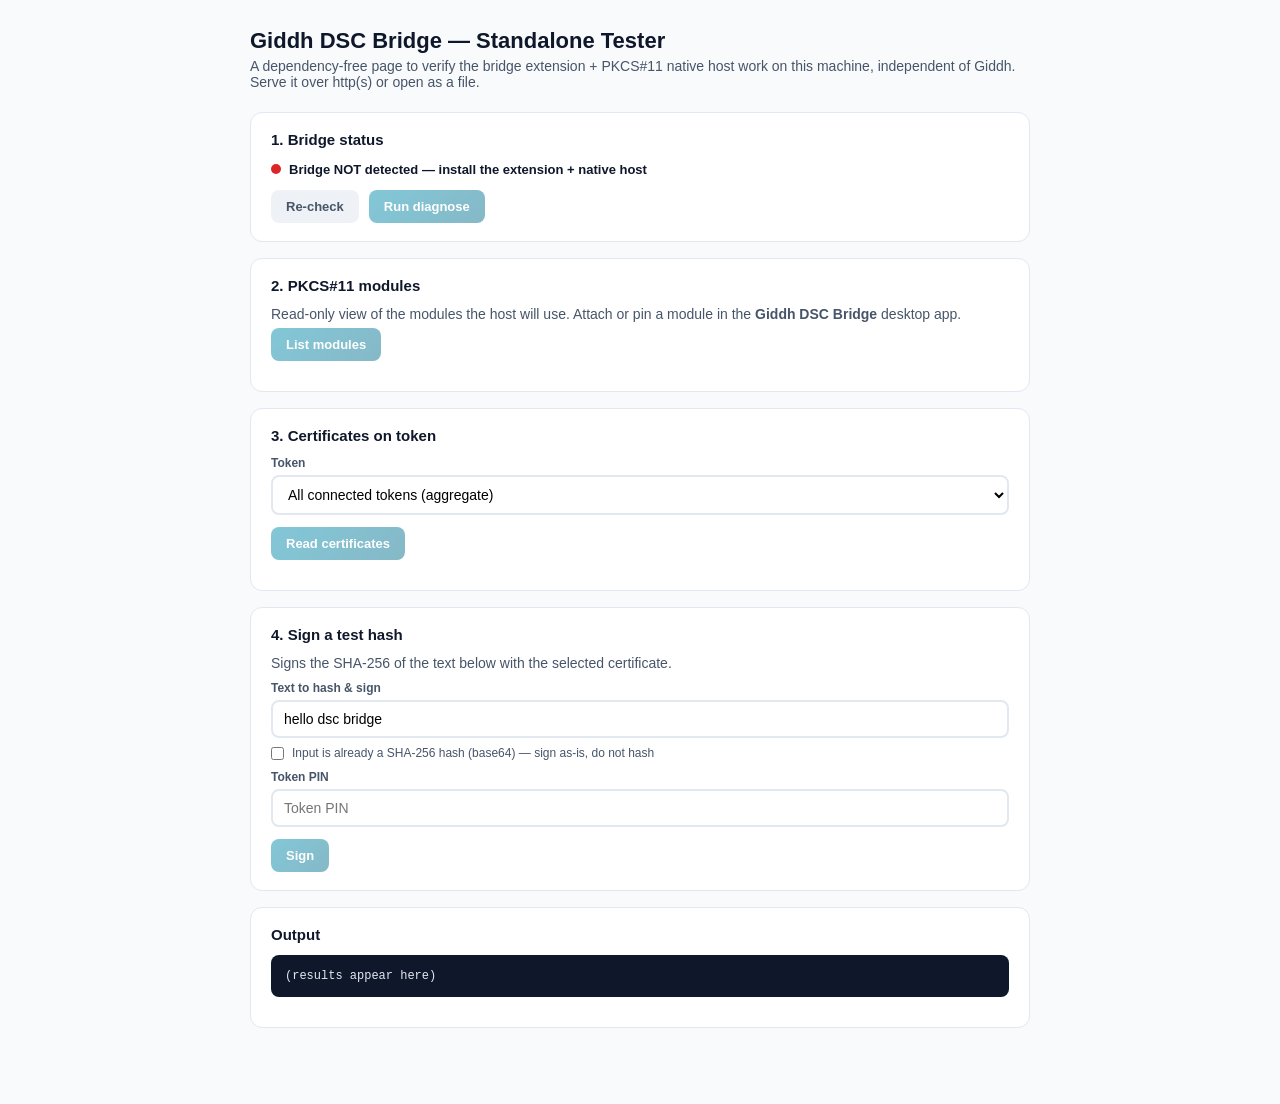
<file: dsc-bridge/test-page/index.html>
<!DOCTYPE html>
<html lang="en">
<head>
  <meta charset="utf-8">
  <meta name="viewport" content="width=device-width, initial-scale=1">
  <title>Giddh DSC Bridge — Standalone Tester</title>
  <style>
    :root { --teal:#0891b2; --teal-d:#0e7490; --slate:#475569; --ink:#0f172a; --bd:#e2e8f0; }
    * { box-sizing: border-box; }
    body { font-family: -apple-system, "Segoe UI", Roboto, Helvetica, Arial, sans-serif;
           margin: 0; background: #f8fafc; color: var(--ink); }
    .wrap { max-width: 820px; margin: 0 auto; padding: 28px 20px 60px; }
    h1 { font-size: 22px; margin: 0 0 4px; }
    .sub { color: var(--slate); font-size: 14px; margin: 0 0 22px; }
    .card { background:#fff; border:1px solid var(--bd); border-radius:12px; padding:18px 20px; margin-bottom:16px; }
    .card h2 { font-size:15px; margin:0 0 12px; }
    .status { display:inline-flex; align-items:center; gap:8px; font-weight:600; font-size:13px; }
    .dot { width:10px; height:10px; border-radius:50%; background:#cbd5e1; }
    .dot.ok { background:#059669; } .dot.bad { background:#dc2626; }
    button { background: linear-gradient(135deg, var(--teal), var(--teal-d)); color:#fff; border:0;
             border-radius:8px; padding:9px 15px; font-size:13px; font-weight:600; cursor:pointer; }
    button.ghost { background:#eef2f6; color:var(--slate); }
    button:disabled { opacity:.5; cursor:not-allowed; }
    input, select { width:100%; padding:9px 11px; border:2px solid var(--bd); border-radius:8px; font-size:14px; background:#fff; }
    label { font-size:12px; font-weight:600; color:var(--slate); display:block; margin:10px 0 5px; }
    .checkline { display:flex; align-items:center; gap:8px; font-weight:500; }
    .checkline input[type="checkbox"] { width:auto; margin:0; }
    pre { background:#0f172a; color:#e2e8f0; border-radius:8px; padding:14px; font-size:12px;
          overflow:auto; max-height:340px; white-space:pre-wrap; word-break:break-word; }
    .row { display:flex; gap:10px; flex-wrap:wrap; }
    .cert { border:1px solid var(--bd); border-radius:8px; padding:10px 12px; margin-bottom:8px; cursor:pointer; }
    .cert.sel { border-color:var(--teal); background:#f0fdff; }
    .cert b { font-size:13px; } .cert span { display:block; font-size:11px; color:var(--slate); }
  </style>
</head>
<body>
  <div class="wrap">
    <h1>Giddh DSC Bridge — Standalone Tester</h1>
    <p class="sub">A dependency-free page to verify the bridge extension + PKCS#11 native host
       work on this machine, independent of Giddh. Serve it over http(s) or open as a file.</p>

    <div class="card">
      <h2>1. Bridge status</h2>
      <div class="status"><span id="dot" class="dot"></span><span id="statusText">Checking…</span></div>
      <div class="row" style="margin-top:12px;">
        <button id="btnRecheck" class="ghost">Re-check</button>
        <button id="btnDiag">Run diagnose</button>
      </div>
    </div>

    <div class="card">
      <h2>2. PKCS#11 modules</h2>
      <p class="sub" style="margin:0 0 6px;">Read-only view of the modules the host will use.
         Attach or pin a module in the <b>Giddh DSC Bridge</b> desktop app.</p>
      <button id="btnModules">List modules</button>
      <div id="moduleList" style="margin-top:12px;"></div>
    </div>

    <div class="card">
      <h2>3. Certificates on token</h2>
      <label>Token</label>
      <select id="tokenSelect">
        <option value="">All connected tokens (aggregate)</option>
      </select>
      <div class="row" style="margin-top:12px;"><button id="btnCerts">Read certificates</button></div>
      <div id="certList" style="margin-top:12px;"></div>
    </div>

    <div class="card">
      <h2>4. Sign a test hash</h2>
      <p class="sub" style="margin:0 0 6px;">Signs the SHA-256 of the text below with the selected certificate.</p>
      <label>Text to hash &amp; sign</label>
      <input id="text" value="hello dsc bridge">
      <label class="checkline" style="margin:8px 0 0;">
        <input type="checkbox" id="rawHash">
        Input is already a SHA-256 hash (base64) — sign as-is, do not hash
      </label>
      <label>Token PIN</label>
      <input id="pin" type="password" placeholder="Token PIN">
      <div class="row" style="margin-top:12px;"><button id="btnSign" disabled>Sign</button></div>
    </div>

    <div class="card">
      <h2>Output</h2>
      <pre id="out">(results appear here)</pre>
    </div>
  </div>

  <script>
    const $ = (id) => document.getElementById(id);
    const out = (o) => { $("out").textContent = (typeof o === "string") ? o : JSON.stringify(o, null, 2); };
    let certs = [], selected = null;

    function refresh() {
      const ok = !!window.GiddhBridge;
      $("dot").className = "dot " + (ok ? "ok" : "bad");
      const ver = ok ? (window.GiddhBridge.version || "pre-1.3.0") : null;
      $("statusText").textContent = ok
        ? `Giddh DSC Bridge detected (page script ${ver})`
        : "Bridge NOT detected — install the extension + native host";
      $("btnCerts").disabled = !ok;
      $("btnDiag").disabled = !ok;
      $("btnModules").disabled = !ok;
    }

    // The browser keeps serving the previously injected bridge-inject.js until
    // the extension is reloaded, so a newly added call is simply absent. Say so
    // instead of letting the page die on "is not a function".
    function requireApi(name) {
      if (window.GiddhBridge && typeof window.GiddhBridge[name] === "function") return true;
      out(`The extension loaded in this browser is out of date: it does not provide `
        + `"${name}" (page script ${(window.GiddhBridge && window.GiddhBridge.version) || "pre-1.3.0"}).\n\n`
        + `Open chrome://extensions, click Reload on "Giddh DSC Bridge", then reload this page.`);
      return false;
    }

    async function toB64(buf) {
      let bin = ""; const bytes = new Uint8Array(buf);
      for (let i = 0; i < bytes.length; i++) bin += String.fromCharCode(bytes[i]);
      return btoa(bin);
    }

    function renderCerts() {
      $("certList").innerHTML = certs.map((c, i) =>
        `<div class="cert ${i === selected ? "sel" : ""}" data-i="${i}">
           <b>${c.subjectCn || "Unknown"}</b>
           <span>Issued by ${c.issuerCn || "?"}${c.notAfter ? " · valid until " + c.notAfter.slice(0,10) : ""}</span>
         </div>`).join("") || "<i>No certificates.</i>";
      document.querySelectorAll(".cert").forEach(el =>
        el.onclick = () => { selected = +el.dataset.i; renderCerts(); $("btnSign").disabled = false; });
    }

    function moduleStatus(m) {
      const tokens = (m.tokens || []).filter(Boolean);
      if (tokens.length) return "Token: " + tokens.join(", ");
      if (m.arch_mismatch) return "Architecture mismatch";
      if (!m.driver_exists) return "File missing";
      if (!m.driver_loads) return "Load failed";
      // Never inferred from a module's own error codes — a module that cannot
      // drive the card reports "not present"/"not recognised" even when the card
      // is inserted and completely free. PC/SC (r.readers) is the only truth.
      return (m.slots || []).length ? "This module sees no usable token" : "Loaded, no reader";
    }

    function renderModules(r) {
      const mods = (r && r.modules) || [];
      const readers = (r && r.readers) || [];
      const cardOk = readers.some(x => x.card_present);
      const served = mods.some(m => (m.tokens || []).filter(Boolean).length);

      const head = readers.length
        ? readers.map(x => `${x.reader}: ${x.status}`).join(" · ")
        : "No smartcard reader detected — plug in your DSC token.";
      let banner = `<div class="cert"><b>Card (via PC/SC)</b><span>${head}</span></div>`;
      if (cardOk && !served && mods.length) {
        banner += `<div class="cert" style="border-color:#dc2626">
          <b>No module can read this card</b>
          <span>The card is inserted and <b>not locked</b> by any application, but none of
          the modules below can drive it — the PKCS#11 module for this token is missing or
          is the wrong one. Install your DSC vendor's library, then attach it in the Giddh
          DSC Bridge app. If the token works in Adobe Acrobat, attach the same path
          Acrobat uses.</span>
        </div>`;
      }

      $("moduleList").innerHTML = banner + (mods.map(m => {
        const name = m.driver_path.split("/").pop();
        const mark = m.preferred ? "★ " : (m.attached ? "+ " : "");
        return `<div class="cert">
           <b>${mark}${name}</b>
           <span>${m.manufacturer_id || "?"} · library ${m.library_version || "?"}
                 · Cryptoki ${m.cryptoki_version || "?"} · ${moduleStatus(m)}</span>
           <span style="opacity:.6">${m.driver_path}</span>
         </div>`;
      }).join("") || "<i>No PKCS#11 modules found.</i>");
    }

    // Lets the user pick exactly one plugged-in token (instead of the
    // default "read from every token and merge") for both reading
    // certificates and — since signing uses whichever certificate the user
    // then selects from that token's list — for signing too.
    //
    // Labels are built from the certificate actually on each token
    // (subjectCn), not just the vendor/model name: two tokens of the same
    // model (e.g. two "HYP2003" Feitian dongles) are indistinguishable by
    // model name alone, and a token's certificate can be renewed for a
    // different person while the physical dongle keeps the same model
    // label — so only the certificate on it tells you whose token it
    // really is right now.
    function populateTokenSelect(modsResp, certResp) {
      const mods = (modsResp && modsResp.modules) || [];
      const prevValue = $("tokenSelect").value;
      const withToken = mods.filter(m => (m.tokens || []).filter(Boolean).length);

      const ownerByDriver = {};
      for (const c of (certResp && certResp.certificates) || []) {
        if (c.driverPath && !ownerByDriver[c.driverPath]) ownerByDriver[c.driverPath] = c.subjectCn;
      }

      const options = ['<option value="">All connected tokens (aggregate)</option>']
        .concat(withToken.map(m => {
          const tokenName = (m.tokens || []).filter(Boolean).join(", ") || m.driver_path.split("/").pop();
          const owner = ownerByDriver[m.driver_path];
          const label = owner ? `${owner} (${tokenName})` : `${tokenName} (${m.manufacturer_id || "unknown vendor"})`;
          return `<option value="${m.driver_path.replace(/"/g, "&quot;")}">${label}</option>`;
        }));
      $("tokenSelect").innerHTML = options.join("");
      // Keep the previous choice selected if that token is still present.
      if (withToken.some(m => m.driver_path === prevValue)) $("tokenSelect").value = prevValue;
    }

    $("btnRecheck").onclick = refresh;
    $("btnDiag").onclick = async () => { out("Running diagnose…"); out(await window.GiddhBridge.diagnose()); };
    $("btnModules").onclick = async () => {
      if (!requireApi("listModules")) return;
      out("Listing PKCS#11 modules…");
      const r = await window.GiddhBridge.listModules();
      renderModules(r); autoPopulateTokens(r); out(r);
    };
    $("btnCerts").onclick = async () => {
      const driver = $("tokenSelect").value;
      out(driver ? "Reading certificates from selected token…" : "Reading certificates from all connected tokens…");
      const r = await window.GiddhBridge.getCertificate(driver);
      if (!r || !r.success) { out(r); return; }
      certs = r.certificates || []; selected = certs.length ? 0 : null;
      renderCerts(); $("btnSign").disabled = selected === null; out(r);
      // A read just told us exactly whose certificate lives on each token —
      // refresh the picker's labels with that ground truth.
      if (!driver) populateTokenSelect(await window.GiddhBridge.listModules(), r);
    };
    $("btnSign").onclick = async () => {
      if (selected === null) return;
      let hashB64;
      if ($("rawHash").checked) {
        hashB64 = $("text").value.trim();
        if (!hashB64) { out("Paste a base64-encoded SHA-256 hash into the input first."); return; }
      } else {
        const enc = new TextEncoder().encode($("text").value);
        const digest = await crypto.subtle.digest("SHA-256", enc);
        hashB64 = await toB64(digest);
      }
      out("Signing…");
      const r = await window.GiddhBridge.signHash(hashB64, "SHA256", certs[selected].certId, $("pin").value);
      out(r);
    };

    // Auto-populate the token picker as soon as the bridge is ready, so the
    // user doesn't have to click "List modules" first just to pick a token.
    // Reads certificates (unrestricted) too, purely to label each option
    // with its real owner's name instead of a generic vendor/model name.
    async function autoPopulateTokens(modsResp) {
      if (!window.GiddhBridge || typeof window.GiddhBridge.listModules !== "function") return;
      try {
        const mods = modsResp || await window.GiddhBridge.listModules();
        let certResp = null;
        if (typeof window.GiddhBridge.getCertificate === "function") {
          try { certResp = await window.GiddhBridge.getCertificate(); } catch (_) { /* ignore */ }
        }
        populateTokenSelect(mods, certResp);
      } catch (_) { /* ignore */ }
    }

    window.addEventListener("giddh-dsc-bridge-ready", () => { refresh(); autoPopulateTokens(); });
    refresh();
    setTimeout(() => { refresh(); autoPopulateTokens(); }, 800); // content script may inject slightly after load
  </script>
</body>
</html>
</file>
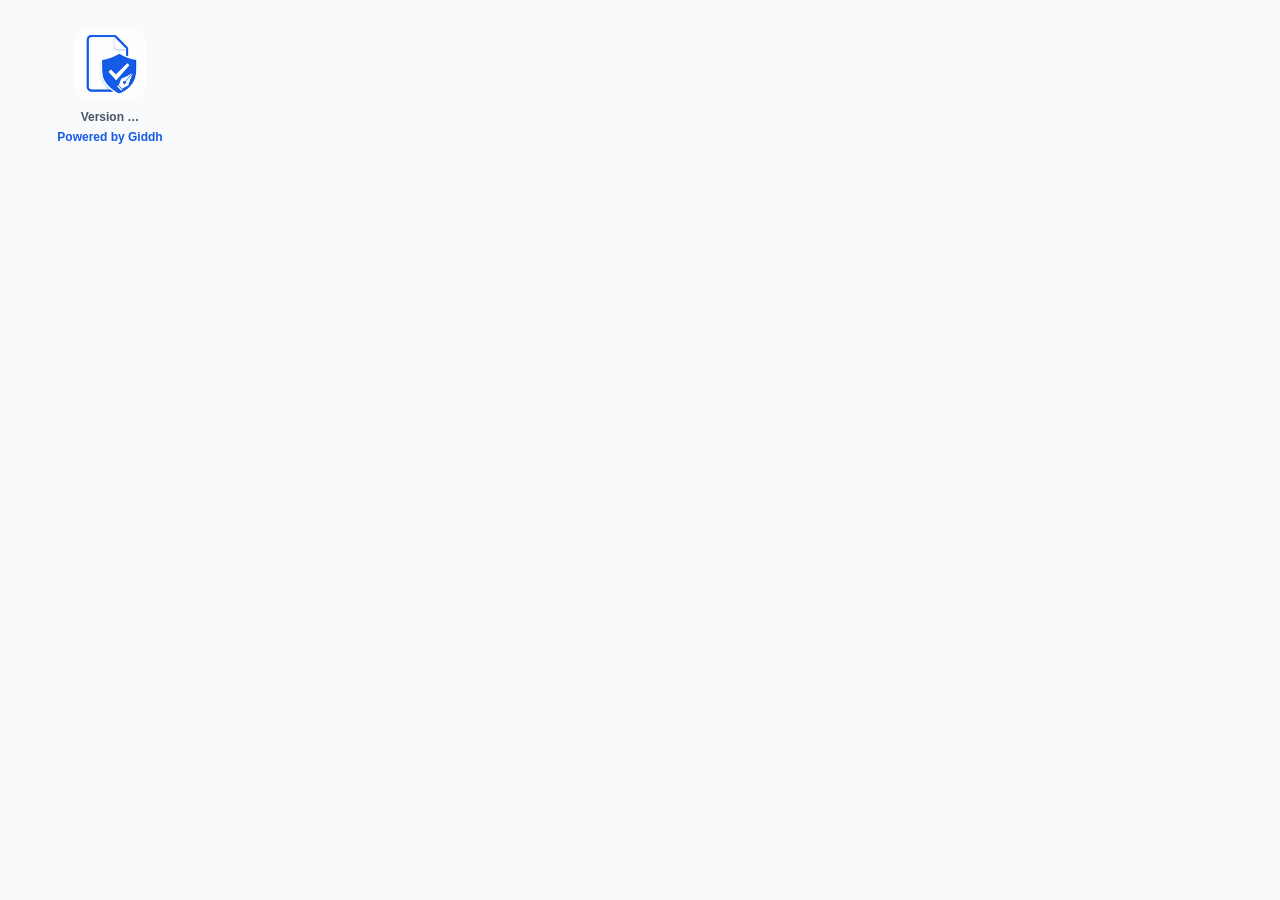
<file: dsc-bridge/extension/popup.html>
<!DOCTYPE html>
<html lang="en">
<head>
<meta charset="utf-8">
<title>Giddh DSC Bridge</title>
<link rel="stylesheet" href="popup.css">
</head>
<body>
  <!--
    Giddh DSC Bridge — toolbar popup (informational only)
    =====================================================
    READ-ONLY: renders values already available to any extension page
    (chrome.runtime.getManifest()) and never sends a message to
    background.js / the native host. It cannot affect, bypass, or widen
    the extension's existing security model (see background.js's
    ALLOWED_HOST_SUFFIXES / _isAllowedOrigin gate).
  -->
  <div class="wrap">
    <img src="icons/icon128.png" width="72" height="72" alt="Giddh DSC Bridge logo" class="logo">
    <span id="appVersion" class="version">Version …</span>
    <span class="tagline">Powered by Giddh</span>
  </div>
  <script src="popup.js"></script>
</body>
</html>
</file>
<file: dsc-bridge/extension/popup.css>
/*
 * Giddh DSC Bridge — Popup Styles
 * Palette sampled from icons/app_source_1024.png (root logo) so the popup
 * matches the shipped brand icon exactly rather than an approximated color.
 */
:root {
  --brand: #145be7;
  --slate: #475569;
  --bg: #f8fafc;
}

* { box-sizing: border-box; }

body {
  margin: 0;
  width: 220px;
  font-family: -apple-system, "Segoe UI", Roboto, Helvetica, Arial, sans-serif;
  background: var(--bg);
}

.wrap {
  display: flex;
  flex-direction: column;
  align-items: center;
  gap: 6px;
  padding: 28px 16px;
  text-align: center;
}

.logo {
  border-radius: 16px;
  margin-bottom: 4px;
}

.version {
  font-size: 12px;
  font-weight: 600;
  color: var(--slate);
}

.tagline {
  font-size: 12px;
  color: var(--brand);
  font-weight: 600;
}
</file>
